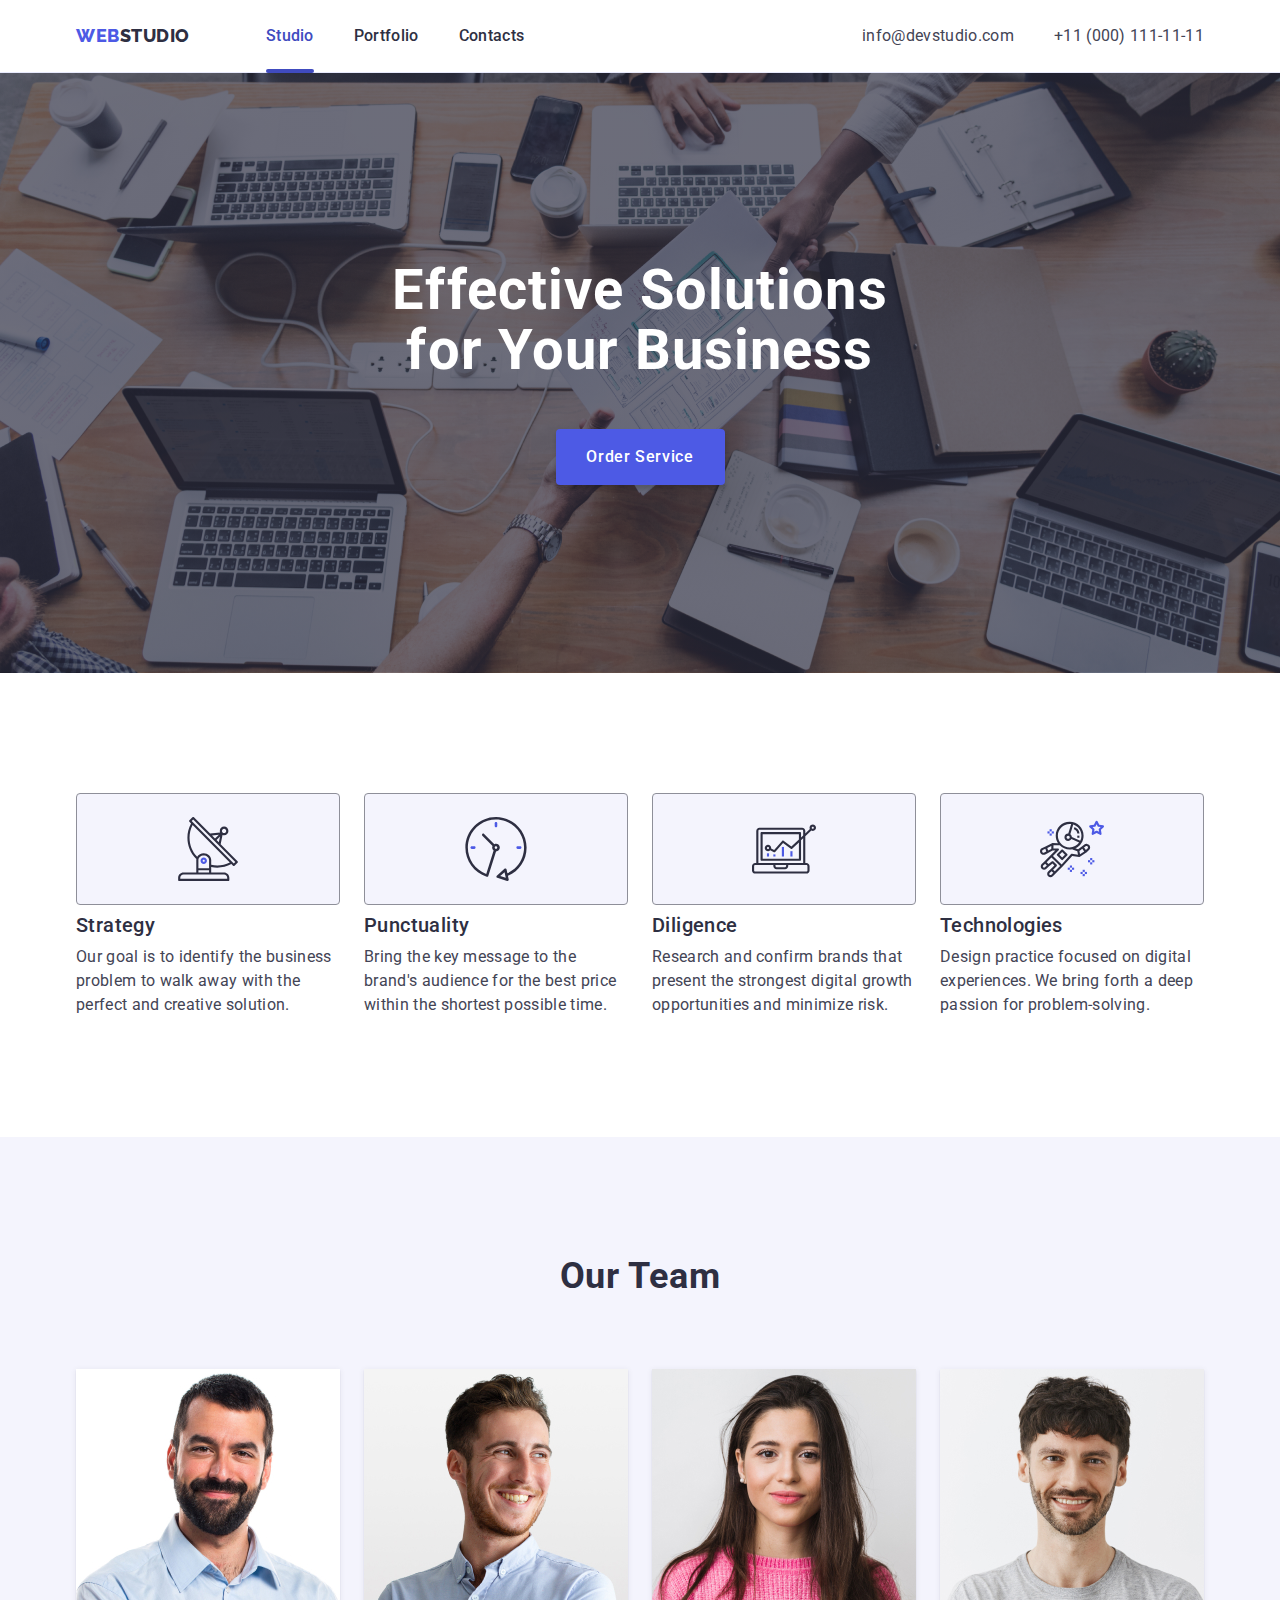
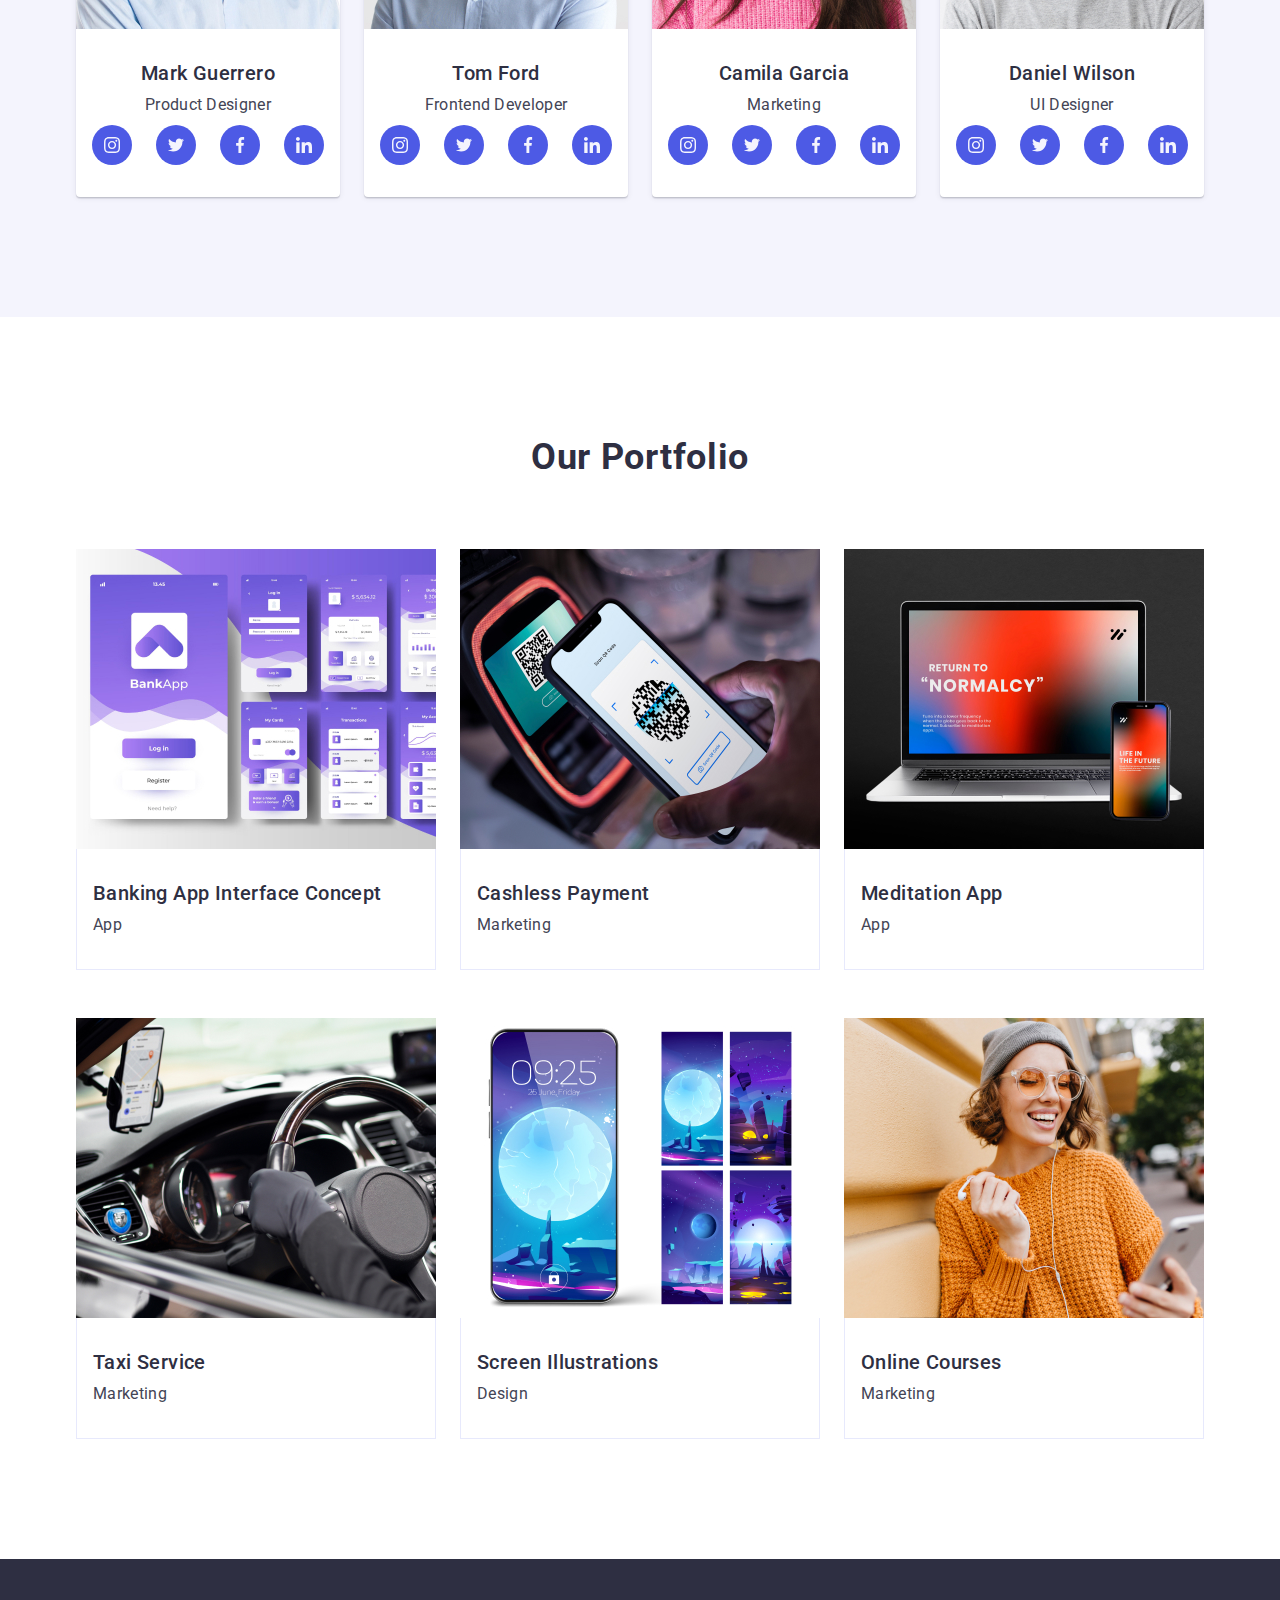
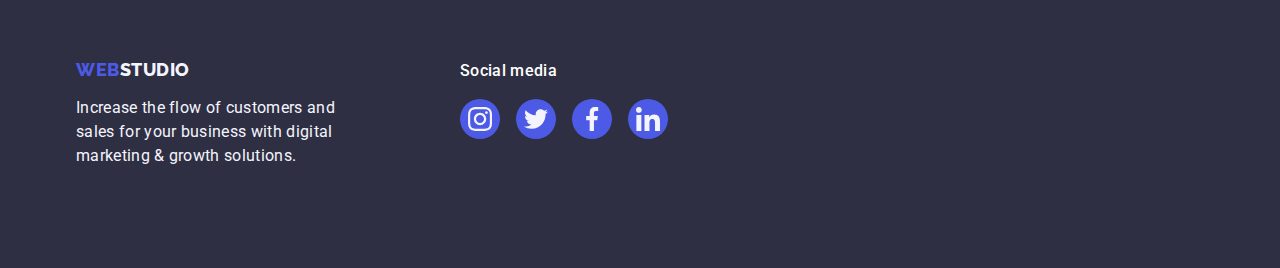
<file: index.html>
<!DOCTYPE html>
<html lang="en">
  <head>
    <meta charset="UTF-8" />
    <meta name="viewport" content="width=device-width, initial-scale=1.0" />
    <link rel="stylesheet" href="/images/section-3/" />
    <link
      rel="stylesheet"
      href="https://cdnjs.cloudflare.com/ajax/libs/modern-normalize/2.0.0/modern-normalize.min.css"
      integrity="sha512-4xo8blKMVCiXpTaLzQSLSw3KFOVPWhm/TRtuPVc4WG6kUgjH6J03IBuG7JZPkcWMxJ5huwaBpOpnwYElP/m6wg=="
      crossorigin="anonymous"
      referrerpolicy="no-referrer"
    />
    <link rel="stylesheet" href="./css/styles.css" />
    <link rel="preconnect" href="https://fonts.googleapis.com" />
    <link rel="preconnect" href="https://fonts.gstatic.com" crossorigin />
    <link
      href="https://fonts.googleapis.com/css2?family=Raleway:wght@800&family=Roboto:wght@400;500;700&display=swap"
      rel="stylesheet"
    />
    <title>WebStudio</title>
  </head>
  <body>
    <!-- hedear section -->
    <header class="header">
      <div class="header-flex container">
        <nav class="nav-flex">
          <a class="link logo" href="./index.html">Web<span class="header-color">Studio</span> </a>
          <ul class="nav-list list">
            <li class="header-item"
              ><a class="link line-header-one" href="./index.html">Studio</a></li
            >
            <li class="header-item"
              ><a class="link line-header" href="./portfolio.html">Portfolio</a></li
            >
            <li class="header-item"><a class="link line-header" href="">Contacts</a></li>
          </ul>
        </nav>
        <address class="address">
          <ul class="list address-flex">
            <li
              ><a class="link contact-link" href="mailto:info@devstudio.com"
                >info@devstudio.com
              </a></li
            >
            <li><a class="link contact-link" href="tel:+110001111111">+11 (000) 111-11-11</a></li>
          </ul>
        </address>
      </div>
    </header>
    <!-- main section -->
    <main>
      <!-- section-1 -->
      <section class="section">
        <div class="container">
          <h1 class="hero-title">Effective Solutions for Your Business</h1>
          <button class="hero-button" type="button">Order Service</button>
        </div>
      </section>
      <!-- section-2 -->
      <section class="section-two">
        <div class="container">
          <h2 class="visually-hidden"></h2>
          <ul class="section-two-flex list">
            <li class="items-flex-two">
              <div class="svg-flex">
                <svg class="icon-svg" width="64" height="64">
                  <use href="./images/icons.svg#icon-antenna"></use>
                </svg>
              </div>
              <h3 class="sub-title">Strategy</h3>
              <p class="main-text">
                Our goal is to identify the business problem to walk away with the perfect and
                creative solution.
              </p>
            </li>
            <li class="items-flex-two">
              <div class="svg-flex">
                <svg class="icon-svg" width="64" height="64">
                  <use href="./images/icons.svg#icon-clock"></use>
                </svg>
              </div>
              <h3 class="sub-title">Punctuality</h3>
              <p class="main-text"
                >Bring the key message to the brand's audience for the best price within the
                shortest possible time.</p
              >
            </li>
            <li class="items-flex-two">
              <div class="svg-flex">
                <svg class="icon-svg" width="64" height="64">
                  <use href="./images/icons.svg#icon-diagram"></use>
                </svg>
              </div>
              <h3 class="sub-title">Diligence</h3>
              <p class="main-text"
                >Research and confirm brands that present the strongest digital growth opportunities
                and minimize risk.</p
              >
            </li>
            <li class="items-flex-two">
              <div class="svg-flex">
                <svg class="icon-svg" width="64" height="64">
                  <use href="./images/icons.svg#icon-astronaut"></use>
                </svg>
              </div>
              <h3 class="sub-title">Technologies</h3>
              <p class="main-text">
                Design practice focused on digital experiences. We bring forth a deep passion for
                problem-solving.
              </p>
            </li>
          </ul>
        </div>
      </section>
      <!-- section-3 -->
      <section class="section-three">
        <div class="container">
          <h2 class="section-title-three">Our Team</h2>
          <ul class="flex-section-three list">
            <li class="items-three">
              <img src="./images/section-4/img-3.jpg" alt="Mark Guerrero" width="264" />
              <div class="container-indentation">
                <h3 class="sub-title-three">Mark Guerrero</h3>
                <p class="main-text-three">Product Designer</p>
                <ul class="item-svg-three list">
                  <li class="items-svg-three">
                    <a class="link-svg-three link" href="" target="_blank">
                      <svg class="svg-three" width="16" height="16">
                        <use href="./images/icons.svg#icon-instagram"></use>
                      </svg>
                    </a>
                  </li>
                  <li class="items-svg-three">
                    <a class="link-svg-three link" href="" target="_blank">
                      <svg class="svg-three" width="16" height="16">
                        <use href="./images/icons.svg#icon-twitter"></use>
                      </svg>
                    </a>
                  </li>
                  <li class="items-svg-three">
                    <a class="link-svg-three link" href="" target="_blank">
                      <svg class="svg-three" width="16" height="16">
                        <use href="./images/icons.svg#icon-facebook"></use>
                      </svg>
                    </a>
                  </li>
                  <li class="items-svg-three">
                    <a class="link-svg-three link" href="" target="_blank">
                      <svg class="svg-three" width="16" height="16">
                        <use href="./images/icons.svg#icon-linkedin"></use>
                      </svg>
                    </a>
                  </li>
                </ul>
              </div>
            </li>
            <li class="items-three">
              <img src="./images/section-4/img-2.jpg" alt="Tom Ford" width="264" />
              <div class="container-indentation">
                <h3 class="sub-title-three">Tom Ford</h3>
                <p class="main-text-three">Frontend Developer</p>
                <ul class="item-svg-three list">
                  <li class="items-svg-three">
                    <a class="link-svg-three link" href="" target="_blank">
                      <svg class="svg-three" width="16" height="16">
                        <use href="./images/icons.svg#icon-instagram"></use>
                      </svg>
                    </a>
                  </li>
                  <li class="items-svg-three">
                    <a class="link-svg-three link" href="" target="_blank">
                      <svg class="svg-three" width="16" height="16">
                        <use href="./images/icons.svg#icon-twitter"></use>
                      </svg>
                    </a>
                  </li>
                  <li class="items-svg-three">
                    <a class="link-svg-three link" href="" target="_blank">
                      <svg class="svg-three" width="16" height="16">
                        <use href="./images/icons.svg#icon-facebook"></use>
                      </svg>
                    </a>
                  </li>
                  <li class="items-svg-three">
                    <a class="link-svg-three link" href="" target="_blank">
                      <svg class="svg-three" width="16" height="16">
                        <use href="./images/icons.svg#icon-linkedin"></use>
                      </svg>
                    </a>
                  </li>
                </ul>
              </div>
            </li>
            <li class="items-three">
              <img src="./images/section-4/img-1.jpg" alt="Camila Garcia" width="264" />
              <div class="container-indentation">
                <h3 class="sub-title-three">Camila Garcia</h3>
                <p class="main-text-three">Marketing</p>
                <ul class="item-svg-three list">
                  <li class="items-svg-three">
                    <a class="link-svg-three link" href="" target="_blank">
                      <svg class="svg-three" width="16" height="16">
                        <use href="./images/icons.svg#icon-instagram"></use>
                      </svg>
                    </a>
                  </li>
                  <li class="items-svg-three">
                    <a class="link-svg-three link" href="" target="_blank">
                      <svg class="svg-three" width="16" height="16">
                        <use href="./images/icons.svg#icon-twitter"></use>
                      </svg>
                    </a>
                  </li>
                  <li class="items-svg-three">
                    <a class="link-svg-three link" href="" target="_blank">
                      <svg class="svg-three" width="16" height="16">
                        <use href="./images/icons.svg#icon-facebook"></use>
                      </svg>
                    </a>
                  </li>
                  <li class="items-svg-three">
                    <a class="link-svg-three link" href="" target="_blank">
                      <svg class="svg-three" width="16" height="16">
                        <use href="./images/icons.svg#icon-linkedin"></use>
                      </svg>
                    </a>
                  </li>
                </ul>
              </div>
            </li>
            <li class="items-three">
              <img src="./images/section-4/img.jpg" alt="Daniel Wilson" width="264" />
              <div class="container-indentation">
                <h3 class="sub-title-three">Daniel Wilson</h3>
                <p class="main-text-three">UI Designer</p>
                <ul class="item-svg-three list">
                  <li class="items-svg-three">
                    <a class="link-svg-three link" href="" target="_blank">
                      <svg class="svg-three" width="16" height="16">
                        <use href="./images/icons.svg#icon-instagram"></use>
                      </svg>
                    </a>
                  </li>
                  <li class="items-svg-three">
                    <a class="link-svg-three link" href="" target="_blank">
                      <svg class="svg-three" width="16" height="16">
                        <use href="./images/icons.svg#icon-twitter"></use>
                      </svg>
                    </a>
                  </li>
                  <li class="items-svg-three">
                    <a class="link-svg-three link" href="" target="_blank">
                      <svg class="svg-three" width="16" height="16">
                        <use href="./images/icons.svg#icon-facebook"></use>
                      </svg>
                    </a>
                  </li>
                  <li class="items-svg-three">
                    <a class="link-svg-three link" href="" target="_blank">
                      <svg class="svg-three" width="16" height="16">
                        <use href="./images/icons.svg#icon-linkedin"></use>
                      </svg>
                    </a>
                  </li>
                </ul>
              </div>
            </li>
          </ul>
        </div>
      </section>
      <section class="section-four">
        <div class="container">
          <h2 class="portfolio-title-five">Our Portfolio</h2>
          <ul class="list portfolio-flex">
            <li class="portfolio-flex-items">
              <div class="portfolio-box">
                <img class="" src="./imagesportfolio/one.jpg" alt="concept" width="360" />
                <p class="box-text">
                  14 Stylish and User-Friendly App Design Concepts · Task Manager App · Calorie
                  Tracker App · Exotic Fruit Ecommerce App · Cloud Storage App
                </p>
              </div>
              <div class="portfolio-indentation">
                <h3 class="portfolio-title">Banking App Interface Concept</h3>
                <p class="portfolio-text">App</p>
              </div>
            </li>
            <li class="portfolio-flex-items">
              <div class="portfolio-box">
                <img src="./imagesportfolio/second.jpg" alt="paymant" width="360" />
                <p class="box-text">
                  14 Stylish and User-Friendly App Design Concepts · Task Manager App · Calorie
                  Tracker App · Exotic Fruit Ecommerce App · Cloud Storage App
                </p>
              </div>
              <div class="portfolio-indentation">
                <h3 class="portfolio-title">Cashless Payment</h3>
                <p class="portfolio-text">Marketing</p>
              </div>
            </li>
            <li class="portfolio-flex-items">
              <div class="portfolio-box">
                <img src="./imagesportfolio/three.jpg" alt="app" width="360" />
                <p class="box-text">
                  14 Stylish and User-Friendly App Design Concepts · Task Manager App · Calorie
                  Tracker App · Exotic Fruit Ecommerce App · Cloud Storage App
                </p>
              </div>
              <div class="portfolio-indentation">
                <h3 class="portfolio-title">Meditation App</h3>
                <p class="portfolio-text">App</p>
              </div>
            </li>
            <li class="portfolio-flex-items">
              <div class="portfolio-box">
                <img src="./imagesportfolio/four.jpg" alt="taxi" width="360" />
                <p class="box-text">
                  14 Stylish and User-Friendly App Design Concepts · Task Manager App · Calorie
                  Tracker App · Exotic Fruit Ecommerce App · Cloud Storage App
                </p>
              </div>
              <div class="portfolio-indentation">
                <h3 class="portfolio-title">Taxi Service</h3>
                <p class="portfolio-text">Marketing</p>
              </div>
            </li>
            <li class="portfolio-flex-items">
              <div class="portfolio-box">
                <img src="./imagesportfolio/five.jpg" alt="screen" width="360" />
                <p class="box-text">
                  14 Stylish and User-Friendly App Design Concepts · Task Manager App · Calorie
                  Tracker App · Exotic Fruit Ecommerce App · Cloud Storage App
                </p>
              </div>

              <div class="portfolio-indentation">
                <h3 class="portfolio-title">Screen Illustrations</h3>
                <p class="portfolio-text">Design</p>
              </div>
            </li>
            <li class="portfolio-flex-items">
              <div class="portfolio-box">
                <img src="./imagesportfolio/six.jpg" alt="courses" width="360" />
                <p class="box-text">
                  14 Stylish and User-Friendly App Design Concepts · Task Manager App · Calorie
                  Tracker App · Exotic Fruit Ecommerce App · Cloud Storage App
                </p>
              </div>
              <div class="portfolio-indentation">
                <h3 class="portfolio-title">Online Courses</h3>
                <p class="portfolio-text">Marketing</p>
              </div>
            </li>
          </ul>
        </div>
      </section>
    </main>
    <!-- footer section -->
    <footer class="footer">
      <div class="container footer-container">
        <div class="footer-left">
          <a class="link footer-logo" href="./index.html"
            >Web<span class="footer-color">Studio</span></a
          >
          <p class="footer-text">
            Increase the flow of customers and sales for your business with digital marketing &
            growth solutions.
          </p>
        </div>
        <div>
          <p class="footer-text-two">Social media</p>
          <ul class="footer-social list">
            <li class="items-footer">
              <a class="footer-link" href="" target="_blank">
                <svg class="footer-svg" width="24" height="24">
                  <use href="./images/icons.svg#icon-instagram"></use>
                </svg>
              </a>
            </li>
            <li class="items-footer">
              <a class="footer-link" href="" target="_blank">
                <svg class="footer-svg" width="24" height="24">
                  <use href="./images/icons.svg#icon-twitter"></use>
                </svg>
              </a>
            </li>
            <li class="items-footer">
              <a class="footer-link" href="" target="_blank">
                <svg class="footer-svg" width="24" height="24">
                  <use href="./images/icons.svg#icon-facebook"></use>
                </svg>
              </a>
            </li>
            <li class="items-footer">
              <a class="footer-link" href="" target="_blank">
                <svg class="footer-svg" width="24" height="24">
                  <use href="./images/icons.svg#icon-linkedin"></use>
                </svg>
              </a>
            </li>
          </ul>
        </div>
      </div>
    </footer>
  </body>
</html>
</file>
<file: css/styles.css>
/* Defoult style */
body {
  font-family: 'Roboto', sans-serif;
  color: #434455;
  background-color: #ffffff;
  margin: 0;
}
.link {
  text-decoration: none;
}
.list {
  list-style: none;
}
:root {
  --navyblue: #2e2f42;
  --iris: #4d5ae5;
  --slate: #434455;
  --white: #fff;
  --ocean: #404bbf;
  --cloud: #f4f4fd;
}
*,
*::before,
*::after {
  box-sizing: border-box;
}
h1,
h2,
h3,
h4,
h5,
h6,
p {
  margin-top: 0;
  margin-bottom: 0;
}

ul,
ol {
  margin-top: 0;
  margin-bottom: 0;
  padding-left: 0;
}
img {
  display: block;
  max-width: 100%;
}
.container {
  max-width: 1158px;
  margin: 0 auto;
  padding: 0 15px;
}
/* header */
.header {
  border-bottom: 1px solid #e7e9fc;
  box-shadow: 0px 2px 1px rgba(46, 47, 66, 0.08), 0px 1px 1px rgba(46, 47, 66, 0.16),
    0px 1px 6px rgba(46, 47, 66, 0.08);
}
.header-flex {
  display: flex;
  margin: 0 auto;
  justify-content: space-between;
}
.nav-list {
  display: flex;
  gap: 40px;
}
.nav-flex {
  display: flex;
  align-items: center;
}

.address-flex {
  display: flex;
  gap: 40px;
}
.logo {
  color: var(--iris);
  font-family: 'Raleway', sans-serif;
  font-size: 18px;
  font-style: normal;
  font-weight: 800;
  line-height: 1.17;
  letter-spacing: 0.03em;
  text-transform: uppercase;
  text-decoration: none;
  margin-right: 76px;
}
.header-color {
  color: var(--navyblue);
}

.header-nav {
  font-family: 'Roboto', sans-serif;
}
.header-items {
  font-style: normal;
}

.header-item {
  color: var(--navyblue);
  font-family: Roboto;
  font-size: 16px;
  font-style: normal;
  font-weight: 500;
  line-height: 24px; /* 150% */
  letter-spacing: 0.02em;
}
.line-header-one {
  color: #404bbf;
  font-family: Roboto;
  font-size: 16px;
  font-style: normal;
  font-weight: 500;
  line-height: 24px;
  letter-spacing: 0.02em;
  padding: 24px 0;
  position: relative;
  display: block;
    transition: color 250ms cubic-bezier(0.4, 0, 0.2, 1);

}
.line-header {
  color: var(--navyblue);
  font-family: Roboto;
  font-size: 16px;
  font-style: normal;
  font-weight: 500;
  line-height: 24px;
  letter-spacing: 0.02em;
  padding: 24px 0;
  position: relative;
    transition: color 250ms cubic-bezier(0.4, 0, 0.2, 1);
  display: block;
}
.line-header-one::after {
  content: '';
  position: absolute;
  left: 0;
  bottom: -1px;
  height: 4px;
  border-radius: 2px;
  background-color: #404bbf;
  width: 100%;
}

.line-header:hover,
.header-item:focus {
  color: var(--ocean, #404bbf);
  font-family: Roboto;
  font-size: 16px;
  font-style: normal;
  font-weight: 500;
  line-height: 24px;
  letter-spacing: 0.02em;
}

.contact-link {
  color: var(--slate, #434455);
  font-family: Roboto;
  font-size: 16px;
  font-style: normal;
  font-weight: 400;
  line-height: 24px;
  letter-spacing: 0.02em;
  padding: 24px 0;
  transition: color 250ms cubic-bezier(0.4, 0, 0.2, 1);
}
.contact-link:hover,
.contact-link:focus {
  color: var(--ocean, #404bbf);
  font-family: Roboto;
  font-size: 16px;
  font-style: normal;
  font-weight: 400;
  line-height: 24px;
  letter-spacing: 0.02em;
}
.address {
  font-style: normal;
  display: flex;
  align-items: center;
}
/* hero */
.section {
  max-width: 1440px;
  background-color: #2e2f42;
  padding: 188px 0;
  background-image: linear-gradient(rgba(46, 47, 66, 0.7), rgba(46, 47, 66, 0.7)),
    url(../images/hero/people-office.jpg);
  background-repeat: no-repeat;
  background-position: center;
  background-size: cover;
  /* margin-bottom: 120px; */
}
.hero-title {
  color: var(--white, #fff);
  text-align: center;
  font-family: 'Roboto', sans-serif;
  font-size: 56px;
  font-style: normal;
  font-weight: 700;
  line-height: 1.07;
  letter-spacing: 0.02em;
  max-width: 496px;
  margin: 0 auto 48px;
}
.hero-button {
  background-color: #4d5ae5;
  color: #ffffff;
  font-family: 'Roboto', sans-serif;
  font-size: 16px;
  font-style: normal;
  font-weight: 500;
  line-height: 24px; /* 150% */
  letter-spacing: 0.04em;
  cursor: pointer;
  border: none;
  border-radius: 4px;
  background-color: #4d5ae5;
  display: block;
  height: 56px;
  box-shadow: 0px 4px 4px 0px rgba(0, 0, 0, 0.15);
  min-width: 169px;
  margin: 0 auto;
  transition: background-color 250ms cubic-bezier(0.4, 0, 0.2, 1);
}
.hero-button:hover,
.hero-button:focus {
  background-color: #404bbf;
}
/* section-2  */
.section-two {
  padding: 120px 0;
}

.visually-hidden {
  position: absolute;
  width: 1px;
  height: 1px;
  margin: -1px;
  border: 0;
  padding: 0;
  white-space: nowrap;
  clip-path: inset(100%);
  clip: rect(0 0 0 0);
  overflow: hidden;
}
.svg-flex {
  display: flex;
  justify-content: center;
  align-items: center;
  border-radius: 4px;
  border: 1px solid var(--LIGHT-SLATE, #8e8f99);
  background: var(--CLOUD, #f4f4fd);
  margin-bottom: 8px;
  height: 112px;
}

.section-two-flex {
  display: flex;
  gap: 24px;
  /* padding: 120px 0; */
}
.items-flex-two {
  flex-basis: calc((100% - 72px) / 4);
  gap: 24px;
}
.sub-title {
  color: var(--navyblue, #2e2f42);
  font-family: Roboto;
  font-size: 20px;
  font-style: normal;
  font-weight: 500;
  line-height: 24px;
  letter-spacing: 0.02em;
  margin-bottom: 8px;
}
.main-text {
  color: var(--slate, #434455);
  font-family: Roboto;
  font-size: 16px;
  font-style: normal;
  font-weight: 400;
  line-height: 1.5;
  letter-spacing: 0.02em;
}

/* section-3 */
.container-indentation {
  padding: 32px 0;
}
.items-svg-three {
  width: 40px;
  height: 40px;
}
.svg-three {
  fill: #f4f4fd;
}
.item-svg-three {
  display: flex;
  justify-content: center;
  gap: 24px;
  margin-top: 8px;
}
.link-svg-three {
  display: flex;
  justify-content: center;
  align-items: center;
  width: 100%;
  height: 100%;
  border-radius: 50%;
  background-color: #4d5ae5;
  cursor: pointer;
  transition: background-color 250ms cubic-bezier(0.4, 0, 0.2, 1);
}
.link-svg-three:hover,
.link-svg-three:focus {
  background-color: #404bbf;
}
.sub-title-three {
  color: var(--NAVY-BLUE, #2e2f42);
  text-align: center;
  font-family: Roboto;
  font-size: 20px;
  font-style: normal;
  font-weight: 500;
  line-height: 24px; /* 120% */
  letter-spacing: 0.02em;
  margin-bottom: 8px;
}
.main-text-three {
  color: var(--SLATE, #434455);
  text-align: center;
  font-family: Roboto;
  font-size: 16px;
  font-style: normal;
  font-weight: 400;
  line-height: 24px; /* 150% */
  letter-spacing: 0.02em;
  margin-bottom: 8px;
}
.section-title-three {
  color: var(--navyblue, #2e2f42);
  text-align: center;
  font-family: Roboto;
  font-size: 36px;
  font-style: normal;
  font-weight: 700;
  line-height: 1.11;
  letter-spacing: 0.02em;
  text-transform: capitalize;
  background-color: #f4f4fd;
  margin-bottom: 72px;
}
.flex-section-three {
  display: flex;
  /* padding-bottom: 120px; */
  gap: 24px;
}
.section-three {
  background-color: #f4f4fd;
  padding: 120px 0;
}
.items-three {
  border-radius: 0px 0px 4px 4px;
  background: var(--WHITE, #fff);
  box-shadow: 0px 2px 1px 0px rgba(46, 47, 66, 0.08), 0px 1px 1px 0px rgba(46, 47, 66, 0.16),
    0px 1px 6px 0px rgba(46, 47, 66, 0.08);
}
/* footer */

.footer {
  background-color: var(--navyblue);
  padding: 100px 0;
}
.footer-logo {
  color: var(--iris);
  font-family: 'Raleway', sans-serif;
  font-size: 18px;
  font-style: normal;
  font-weight: 800;
  line-height: 1.17;
  letter-spacing: 0.03em;
  text-transform: uppercase;
  text-decoration: none;
  display: inline-block;
  margin-bottom: 16px;
}
.footer-color {
  color: #f4f4fd;
  font-family: 'Raleway', sans-serif;
  font-size: 18px;
  font-style: normal;
  font-weight: 800;
  line-height: 1.17;
  letter-spacing: 0.03em;
  text-transform: uppercase;
  display: inline-block;
}
.footer-text {
  color: #f4f4fd;
  font-family: 'Roboto', sans-serif;
  font-size: 16px;
  font-style: normal;
  font-weight: 400;
  line-height: 1.5;
  letter-spacing: 0.02em;
  width: 264px;
  /* padding-top: 17.5px; */
}
.footer-container {
  display: flex;
  align-items: baseline;
}
.footer-left {
  margin-right: 120px;
}
.footer-text-two {
  color: #fff;
  font-family: Roboto;
  font-size: 16px;
  font-style: normal;
  font-weight: 500;
  line-height: 24px;
  letter-spacing: 0.02em;
  margin-bottom: 16px;
}
.footer-social {
  display: flex;
  gap: 16px;
}
.items-footer {
  width: 40px;
  height: 40px;
  transition: box-shadow 250ms cubic-bezier(0.4, 0, 0.2, 1);
}
.footer-link {
  display: flex;
  justify-content: center;
  align-items: center;
  width: 100%;
  height: 100%;
  border-radius: 50%;
  background-color: #4d5ae5;
  cursor: pointer;
  transition: background-color 250ms cubic-bezier(0.4, 0, 0.2, 1);
}
.footer-svg {
  fill: var(--cloud);
}
.footer-link:hover {
  background-color: #31d0aa;
}
.items-footer:hover {
  box-shadow: 0px 1px 6px rgba(46, 47, 66, 0.08), 0px 1px 1px rgba(46, 47, 66, 0.16),
    0px 2px 1px rgba(46, 47, 66, 0.08);
}
.footer-link:focus {
  background-color: #31d0aa;
}
/* portfolio */
.section-four {
  padding: 120px 0;
}
.portfolio-flex {
  display: flex;
  flex-wrap: wrap;
  row-gap: 48px;
  column-gap: 24px;
  margin-right: 0;
}
.portfolio-flex-items {
  width: calc((100% - 48px) / 3);
  background: var(--WHITE, #fff);
  transition: box-shadow 250ms cubic-bezier(0.4, 0, 0.2, 1);
}
.portfolio-flex-items:hover {
  box-shadow: 0px 1px 6px rgba(46, 47, 66, 0.08), 0px 1px 1px rgba(46, 47, 66, 0.16),
    0px 2px 1px rgba(46, 47, 66, 0.08);
}
.portfolio-flex-items:hover .box-text{
transform: translatey(0);
}
.portfolio-box {
  position: relative;
  overflow: hidden;
}
.portfolio-box-one {
  position: absolute;
  top: 0;
  left: 0;
  width: 100%;
  height: 100%;
  background-color: #404bbf;
  transform: translatey(100%);
  transition: transform 250ms ease-in-out;
}

.box-text {
  color: #f4f4fd;
  font-family: Roboto;
  font-size: 16px;
  font-weight: 400;
  line-height: 1.5; /* 150% */
  letter-spacing: 0.02em;
  background: #4d5ae5;
  position: absolute;
  margin: 0;
  top: 0;
  height: 100%;
  display: flex;
  justify-content: center;
  padding: 40px 32px;
  transition: transform 250ms cubic-bezier(0.4, 0, 0.2, 1);
  transform: translateY(100%);
}
.portfolio-indentation {
  padding: 32px 16px;
  border: 1px solid var(--CORNFLOWER, #e7e9fc);
  border-top: none;
}
.portfolio-title-five {
  color: var(--NAVY-BLUE, #2e2f42);
  text-align: center;
  font-family: Roboto;
  font-size: 36px;
  font-style: normal;
  font-weight: 700;
  line-height: 40px;
  letter-spacing: 0.72px;
  text-transform: capitalize;
  margin-bottom: 72px;
}
.portfolio-title {
  color: var(--navyblue);
  font-family: 'Roboto', sans-serif;
  font-size: 20px;
  font-style: normal;
  font-weight: 500;
  line-height: 1.2;
  letter-spacing: 0.02em;
  margin-bottom: 8px;
}
.portfolio-text {
  color: var(--slate, #434455);
  font-family: 'Roboto', sans-serif;
  font-size: 16px;
  font-style: normal;
  font-weight: 400;
  line-height: 1.5;
  letter-spacing: 0.02em;
}
</file>
